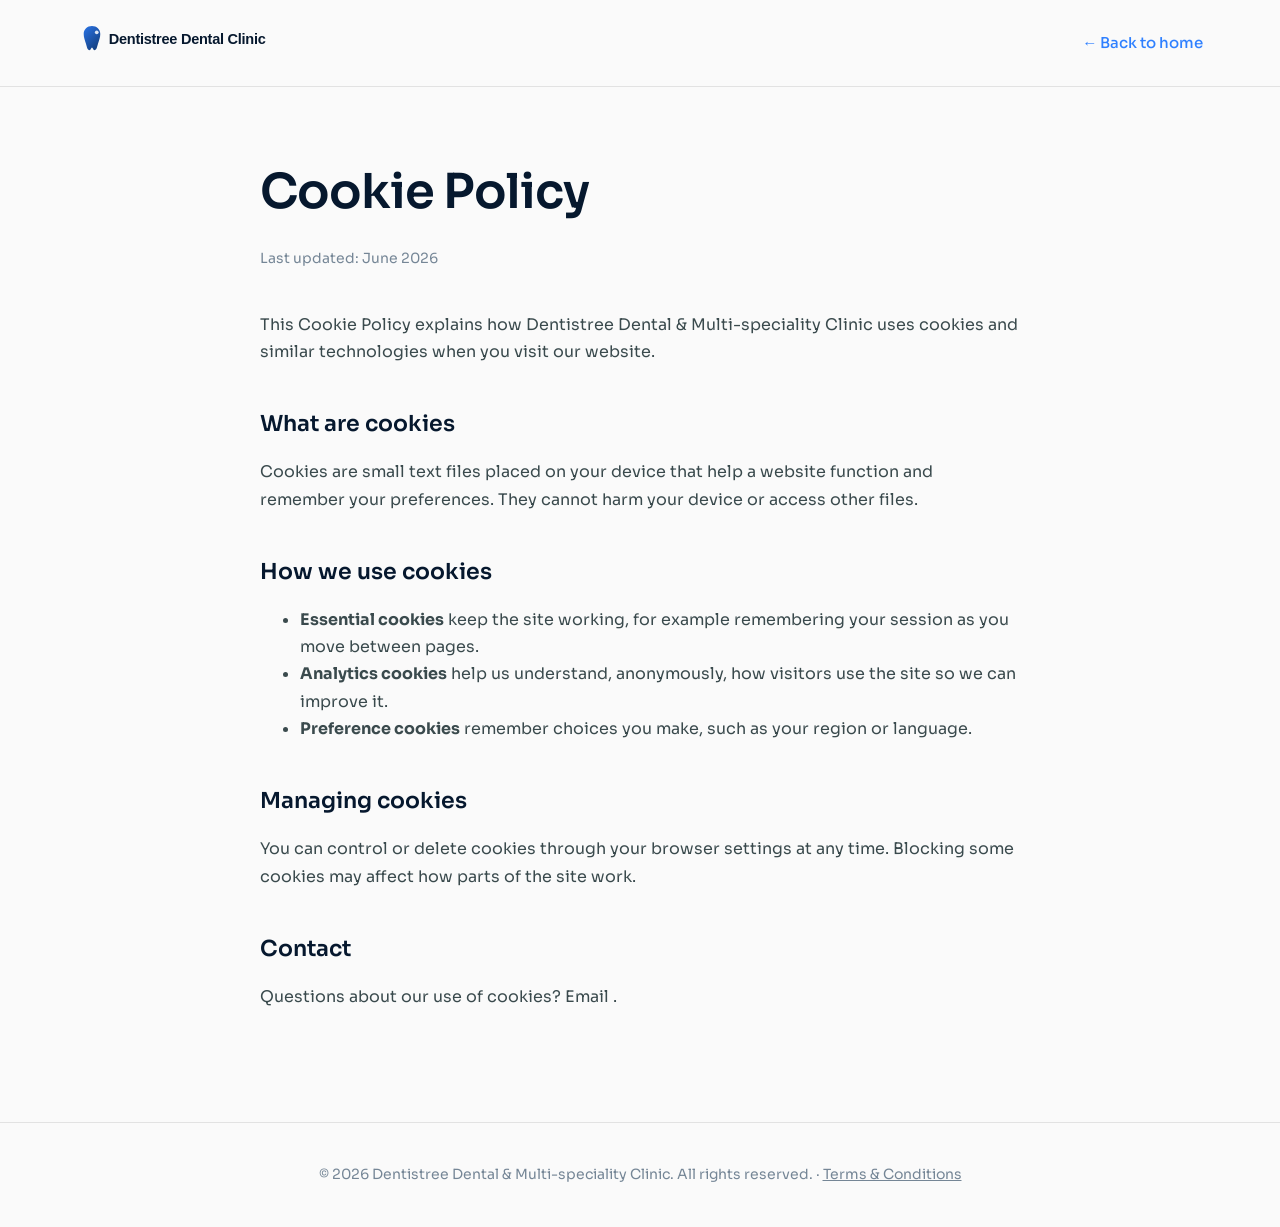
<file: cookies.html>
<!DOCTYPE html>
<html lang="en">
<head>
    <meta charset="utf-8"/>
    <title>Cookie Policy | Dentistree Dental & Multi-speciality Clinic</title>
    <meta content="How Dentistree Dental & Multi-speciality Clinic uses cookies." name="description"/>
    <meta content="width=device-width, initial-scale=1" name="viewport"/>
    <link href="https://fonts.googleapis.com" rel="preconnect"/>
    <link href="https://fonts.gstatic.com" rel="preconnect" crossorigin/>
    <link href="https://fonts.googleapis.com/css2?family=Sora:wght@300;400;500;600;700&display=swap" rel="stylesheet"/>
    <link href="assets/img/favicon.svg" rel="shortcut icon" type="image/svg+xml"/>
    <link href="assets/img/webclip.png" rel="apple-touch-icon"/>
    <style>
        body{margin:0;background:#fafafa;color:#06182e;font-family:Sora,'Helvetica Neue',Arial,sans-serif;line-height:1.7;-webkit-font-smoothing:antialiased;}
        .legal-nav{display:flex;align-items:center;justify-content:space-between;padding:24px 6vw;border-bottom:1px solid #e2e2e2;}
        .legal-nav a.back{color:#2f80ff;text-decoration:none;font-weight:500;font-size:15px;}
        .legal-wrap{max-width:760px;margin:0 auto;padding:64px 24px 96px;}
        .legal-wrap h1{font-size:clamp(32px,5vw,48px);font-weight:600;letter-spacing:-1px;margin:0 0 8px;}
        .legal-wrap .updated{color:#758696;font-size:14px;margin-bottom:40px;}
        .legal-wrap h2{font-size:22px;font-weight:600;margin:40px 0 12px;}
        .legal-wrap p,.legal-wrap li{color:#3a4a4d;font-size:16px;}
        .legal-wrap a{color:#2f80ff;}
        .legal-foot{text-align:center;padding:40px 24px;border-top:1px solid #e2e2e2;color:#758696;font-size:14px;}
    </style>
</head>
<body>
    <div class="legal-nav">
        <a href="index.html"><img src="assets/img/logo.svg" alt="Dentistree Dental & Multi-speciality Clinic logo" height="30"/></a>
        <a class="back" href="index.html">&larr; Back to home</a>
    </div>
    <main class="legal-wrap">
<h1>Cookie Policy</h1>
<p class="updated">Last updated: June 2026</p>

<p>This Cookie Policy explains how Dentistree Dental & Multi-speciality Clinic uses cookies and similar technologies when you visit our website.</p>
<h2>What are cookies</h2>
<p>Cookies are small text files placed on your device that help a website function and remember your preferences. They cannot harm your device or access other files.</p>
<h2>How we use cookies</h2>
<ul>
<li><strong>Essential cookies</strong> keep the site working, for example remembering your session as you move between pages.</li>
<li><strong>Analytics cookies</strong> help us understand, anonymously, how visitors use the site so we can improve it.</li>
<li><strong>Preference cookies</strong> remember choices you make, such as your region or language.</li>
</ul>
<h2>Managing cookies</h2>
<p>You can control or delete cookies through your browser settings at any time. Blocking some cookies may affect how parts of the site work.</p>
<h2>Contact</h2>
<p>Questions about our use of cookies? Email .</p>

</main>
    <div class="legal-foot">&copy; 2026 Dentistree Dental & Multi-speciality Clinic. All rights reserved. &middot; <a href="terms.html" style="color:#758696;">Terms &amp; Conditions</a></div>

<script>
/* Image guard: any failed/empty image -> on-brand gradient SVG so nothing ever looks broken. */
(function(){
  function ph(label){
    var t=(label||'Dentistree Dental').replace(/[<>&]/g,'').slice(0,22);
    var svg='<svg xmlns="http://www.w3.org/2000/svg" width="1280" height="720" viewBox="0 0 1280 720">'
     +'<defs><linearGradient id="lg" x1="0" y1="0" x2="1280" y2="720" gradientUnits="userSpaceOnUse">'
     +'<stop offset="0" stop-color="#2f80ff"/><stop offset="1" stop-color="#06182e"/></linearGradient></defs>'
     +'<rect width="1280" height="720" fill="url(#lg)"/>'
     +'<circle cx="640" cy="298" r="44" fill="#fff" opacity="0.9"/>'
     +'<text x="640" y="436" fill="#fff" font-family="Sora,Arial" font-size="40" font-weight="600" text-anchor="middle" opacity="0.92">'+t+'</text></svg>';
    return 'data:image/svg+xml;utf8,'+encodeURIComponent(svg);
  }
  function bind(im){
    im.addEventListener('error',function(){ if(im.dataset.fbk)return; im.dataset.fbk='1'; im.src=ph(im.alt); });
    if(im.complete && im.naturalWidth===0 && !im.dataset.fbk){ im.dataset.fbk='1'; im.src=ph(im.alt); }
  }
  document.querySelectorAll('img').forEach(bind);
})();
</script>
</body>
</html>
</file>
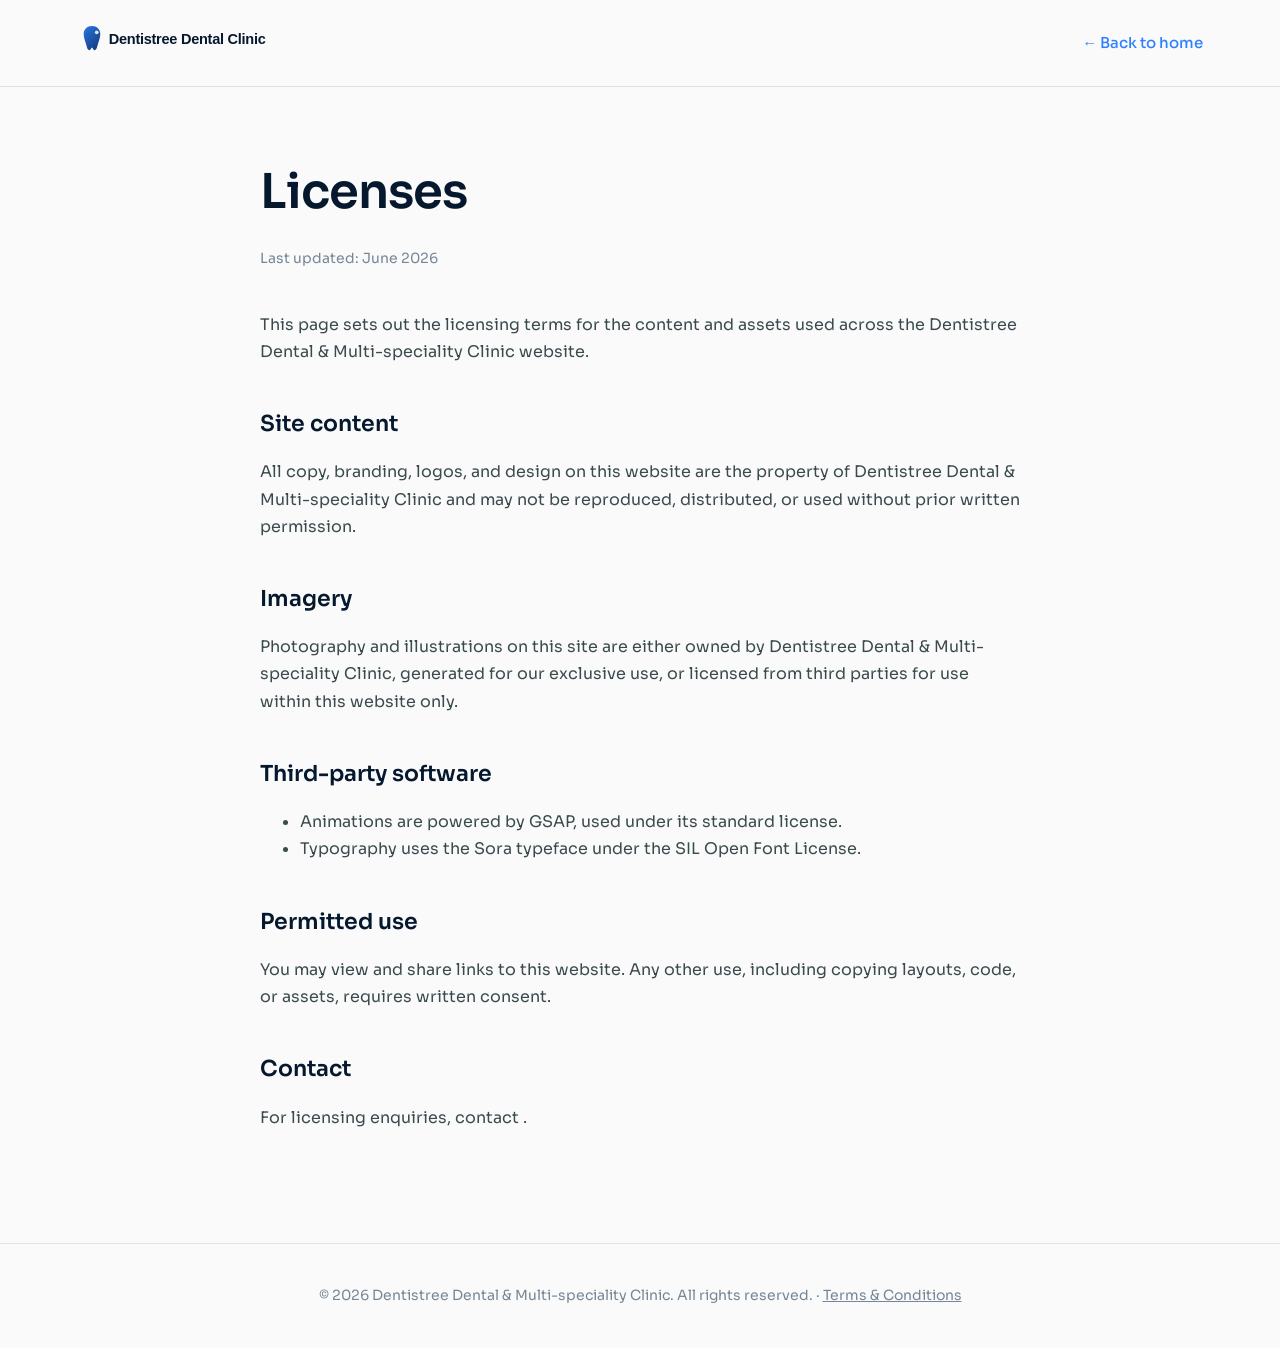
<file: licenses.html>
<!DOCTYPE html>
<html lang="en">
<head>
    <meta charset="utf-8"/>
    <title>Licenses | Dentistree Dental & Multi-speciality Clinic</title>
    <meta content="Licensing terms for Dentistree Dental & Multi-speciality Clinic site content and assets." name="description"/>
    <meta content="width=device-width, initial-scale=1" name="viewport"/>
    <link href="https://fonts.googleapis.com" rel="preconnect"/>
    <link href="https://fonts.gstatic.com" rel="preconnect" crossorigin/>
    <link href="https://fonts.googleapis.com/css2?family=Sora:wght@300;400;500;600;700&display=swap" rel="stylesheet"/>
    <link href="assets/img/favicon.svg" rel="shortcut icon" type="image/svg+xml"/>
    <link href="assets/img/webclip.png" rel="apple-touch-icon"/>
    <style>
        body{margin:0;background:#fafafa;color:#06182e;font-family:Sora,'Helvetica Neue',Arial,sans-serif;line-height:1.7;-webkit-font-smoothing:antialiased;}
        .legal-nav{display:flex;align-items:center;justify-content:space-between;padding:24px 6vw;border-bottom:1px solid #e2e2e2;}
        .legal-nav a.back{color:#2f80ff;text-decoration:none;font-weight:500;font-size:15px;}
        .legal-wrap{max-width:760px;margin:0 auto;padding:64px 24px 96px;}
        .legal-wrap h1{font-size:clamp(32px,5vw,48px);font-weight:600;letter-spacing:-1px;margin:0 0 8px;}
        .legal-wrap .updated{color:#758696;font-size:14px;margin-bottom:40px;}
        .legal-wrap h2{font-size:22px;font-weight:600;margin:40px 0 12px;}
        .legal-wrap p,.legal-wrap li{color:#3a4a4d;font-size:16px;}
        .legal-wrap a{color:#2f80ff;}
        .legal-foot{text-align:center;padding:40px 24px;border-top:1px solid #e2e2e2;color:#758696;font-size:14px;}
    </style>
</head>
<body>
    <div class="legal-nav">
        <a href="index.html"><img src="assets/img/logo.svg" alt="Dentistree Dental & Multi-speciality Clinic logo" height="30"/></a>
        <a class="back" href="index.html">&larr; Back to home</a>
    </div>
    <main class="legal-wrap">
<h1>Licenses</h1>
<p class="updated">Last updated: June 2026</p>

<p>This page sets out the licensing terms for the content and assets used across the Dentistree Dental & Multi-speciality Clinic website.</p>
<h2>Site content</h2>
<p>All copy, branding, logos, and design on this website are the property of Dentistree Dental & Multi-speciality Clinic and may not be reproduced, distributed, or used without prior written permission.</p>
<h2>Imagery</h2>
<p>Photography and illustrations on this site are either owned by Dentistree Dental & Multi-speciality Clinic, generated for our exclusive use, or licensed from third parties for use within this website only.</p>
<h2>Third-party software</h2>
<ul>
<li>Animations are powered by GSAP, used under its standard license.</li>
<li>Typography uses the Sora typeface under the SIL Open Font License.</li>
</ul>
<h2>Permitted use</h2>
<p>You may view and share links to this website. Any other use, including copying layouts, code, or assets, requires written consent.</p>
<h2>Contact</h2>
<p>For licensing enquiries, contact .</p>

</main>
    <div class="legal-foot">&copy; 2026 Dentistree Dental & Multi-speciality Clinic. All rights reserved. &middot; <a href="terms.html" style="color:#758696;">Terms &amp; Conditions</a></div>

<script>
/* Image guard: any failed/empty image -> on-brand gradient SVG so nothing ever looks broken. */
(function(){
  function ph(label){
    var t=(label||'Dentistree Dental').replace(/[<>&]/g,'').slice(0,22);
    var svg='<svg xmlns="http://www.w3.org/2000/svg" width="1280" height="720" viewBox="0 0 1280 720">'
     +'<defs><linearGradient id="lg" x1="0" y1="0" x2="1280" y2="720" gradientUnits="userSpaceOnUse">'
     +'<stop offset="0" stop-color="#2f80ff"/><stop offset="1" stop-color="#06182e"/></linearGradient></defs>'
     +'<rect width="1280" height="720" fill="url(#lg)"/>'
     +'<circle cx="640" cy="298" r="44" fill="#fff" opacity="0.9"/>'
     +'<text x="640" y="436" fill="#fff" font-family="Sora,Arial" font-size="40" font-weight="600" text-anchor="middle" opacity="0.92">'+t+'</text></svg>';
    return 'data:image/svg+xml;utf8,'+encodeURIComponent(svg);
  }
  function bind(im){
    im.addEventListener('error',function(){ if(im.dataset.fbk)return; im.dataset.fbk='1'; im.src=ph(im.alt); });
    if(im.complete && im.naturalWidth===0 && !im.dataset.fbk){ im.dataset.fbk='1'; im.src=ph(im.alt); }
  }
  document.querySelectorAll('img').forEach(bind);
})();
</script>
</body>
</html>
</file>
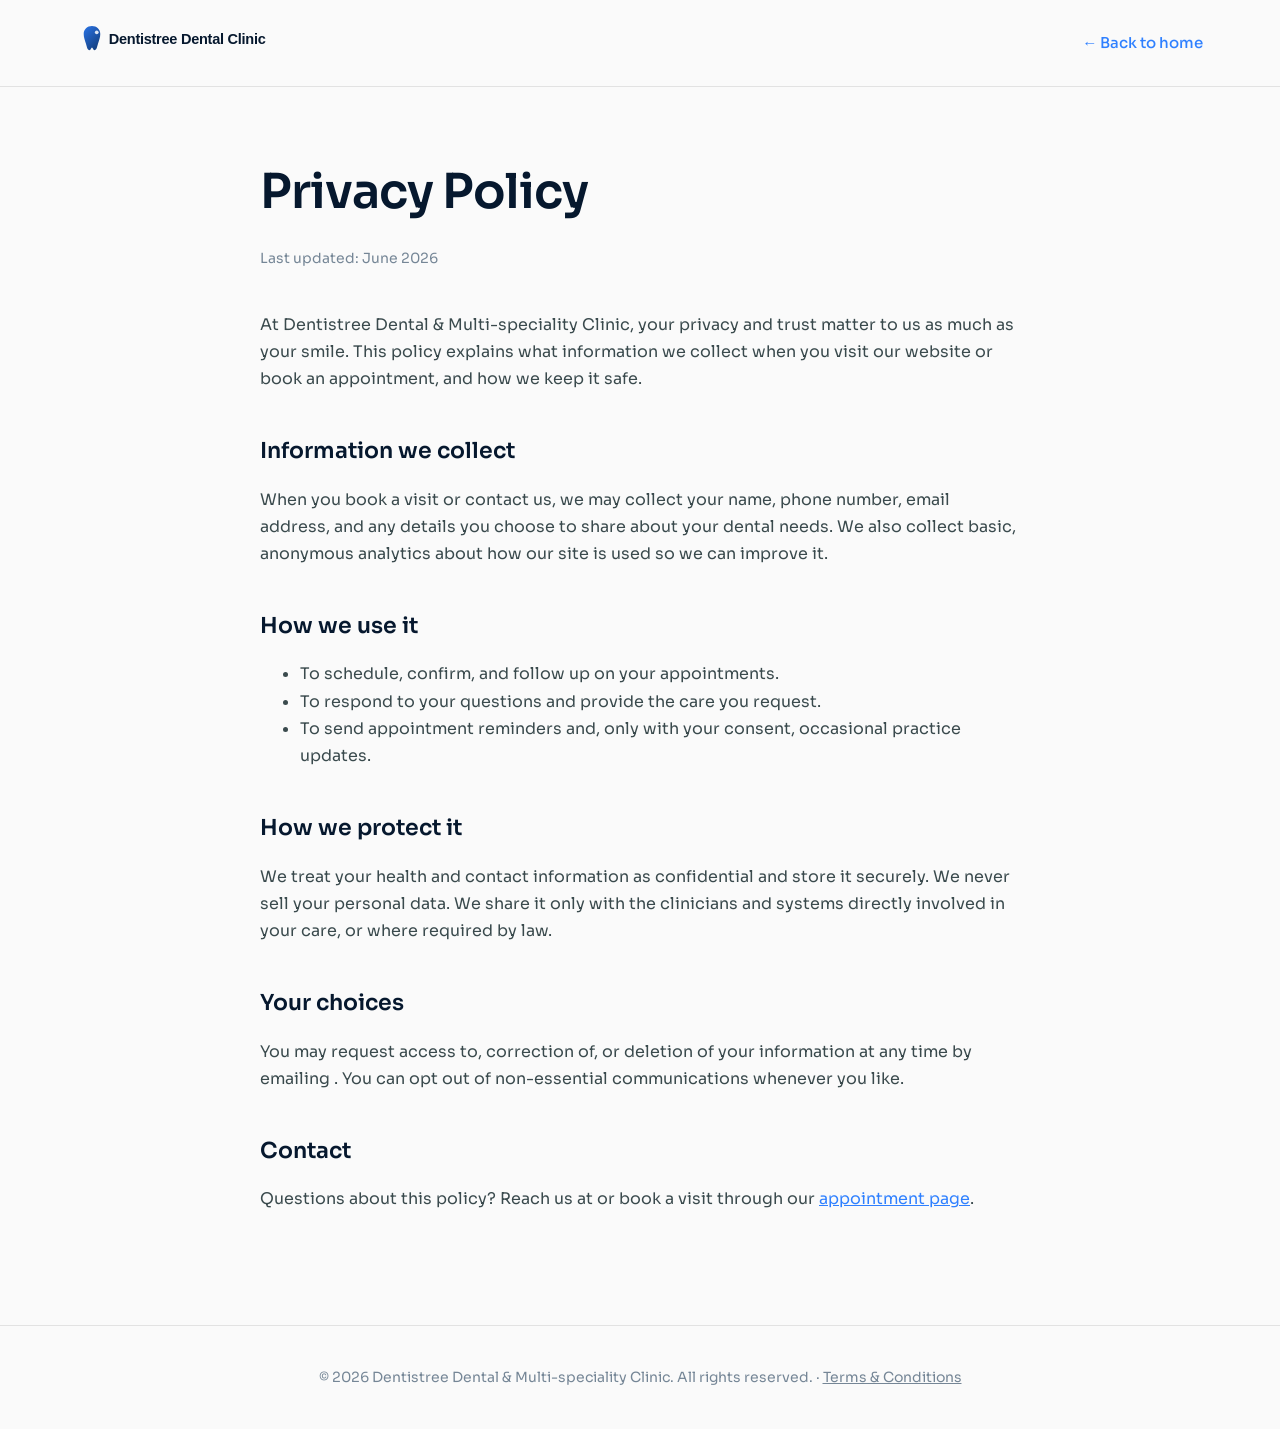
<file: privacy.html>
<!DOCTYPE html>
<html lang="en">
<head>
    <meta charset="utf-8"/>
    <title>Privacy Policy | Dentistree Dental & Multi-speciality Clinic</title>
    <meta content="How Dentistree Dental & Multi-speciality Clinic collects, uses, and protects your information." name="description"/>
    <meta content="width=device-width, initial-scale=1" name="viewport"/>
    <link href="https://fonts.googleapis.com" rel="preconnect"/>
    <link href="https://fonts.gstatic.com" rel="preconnect" crossorigin/>
    <link href="https://fonts.googleapis.com/css2?family=Sora:wght@300;400;500;600;700&display=swap" rel="stylesheet"/>
    <link href="assets/img/favicon.svg" rel="shortcut icon" type="image/svg+xml"/>
    <link href="assets/img/webclip.png" rel="apple-touch-icon"/>
    <style>
        body{margin:0;background:#fafafa;color:#06182e;font-family:Sora,'Helvetica Neue',Arial,sans-serif;line-height:1.7;-webkit-font-smoothing:antialiased;}
        .legal-nav{display:flex;align-items:center;justify-content:space-between;padding:24px 6vw;border-bottom:1px solid #e2e2e2;}
        .legal-nav a.back{color:#2f80ff;text-decoration:none;font-weight:500;font-size:15px;}
        .legal-wrap{max-width:760px;margin:0 auto;padding:64px 24px 96px;}
        .legal-wrap h1{font-size:clamp(32px,5vw,48px);font-weight:600;letter-spacing:-1px;margin:0 0 8px;}
        .legal-wrap .updated{color:#758696;font-size:14px;margin-bottom:40px;}
        .legal-wrap h2{font-size:22px;font-weight:600;margin:40px 0 12px;}
        .legal-wrap p,.legal-wrap li{color:#3a4a4d;font-size:16px;}
        .legal-wrap a{color:#2f80ff;}
        .legal-foot{text-align:center;padding:40px 24px;border-top:1px solid #e2e2e2;color:#758696;font-size:14px;}
    </style>
</head>
<body>
    <div class="legal-nav">
        <a href="index.html"><img src="assets/img/logo.svg" alt="Dentistree Dental & Multi-speciality Clinic logo" height="30"/></a>
        <a class="back" href="index.html">&larr; Back to home</a>
    </div>
    <main class="legal-wrap">
        <h1>Privacy Policy</h1>
        <p class="updated">Last updated: June 2026</p>
        <p>At Dentistree Dental & Multi-speciality Clinic, your privacy and trust matter to us as much as your smile. This policy explains what information we collect when you visit our website or book an appointment, and how we keep it safe.</p>
        <h2>Information we collect</h2>
        <p>When you book a visit or contact us, we may collect your name, phone number, email address, and any details you choose to share about your dental needs. We also collect basic, anonymous analytics about how our site is used so we can improve it.</p>
        <h2>How we use it</h2>
        <ul>
            <li>To schedule, confirm, and follow up on your appointments.</li>
            <li>To respond to your questions and provide the care you request.</li>
            <li>To send appointment reminders and, only with your consent, occasional practice updates.</li>
        </ul>
        <h2>How we protect it</h2>
        <p>We treat your health and contact information as confidential and store it securely. We never sell your personal data. We share it only with the clinicians and systems directly involved in your care, or where required by law.</p>
        <h2>Your choices</h2>
        <p>You may request access to, correction of, or deletion of your information at any time by emailing . You can opt out of non-essential communications whenever you like.</p>
        <h2>Contact</h2>
        <p>Questions about this policy? Reach us at  or book a visit through our <a href="https://wa.me/917000423196?text=Hi%20Dentistree%20Dental%2C%20I%20would%20like%20to%20book%20an%20appointment">appointment page</a>.</p>
    </main>
    <div class="legal-foot">&copy; 2026 Dentistree Dental & Multi-speciality Clinic. All rights reserved. &middot; <a href="terms.html" style="color:#758696;">Terms &amp; Conditions</a></div>

<script>
/* Image guard: any failed/empty image -> on-brand gradient SVG so nothing ever looks broken. */
(function(){
  function ph(label){
    var t=(label||'Dentistree Dental').replace(/[<>&]/g,'').slice(0,22);
    var svg='<svg xmlns="http://www.w3.org/2000/svg" width="1280" height="720" viewBox="0 0 1280 720">'
     +'<defs><linearGradient id="lg" x1="0" y1="0" x2="1280" y2="720" gradientUnits="userSpaceOnUse">'
     +'<stop offset="0" stop-color="#2f80ff"/><stop offset="1" stop-color="#06182e"/></linearGradient></defs>'
     +'<rect width="1280" height="720" fill="url(#lg)"/>'
     +'<circle cx="640" cy="298" r="44" fill="#fff" opacity="0.9"/>'
     +'<text x="640" y="436" fill="#fff" font-family="Sora,Arial" font-size="40" font-weight="600" text-anchor="middle" opacity="0.92">'+t+'</text></svg>';
    return 'data:image/svg+xml;utf8,'+encodeURIComponent(svg);
  }
  function bind(im){
    im.addEventListener('error',function(){ if(im.dataset.fbk)return; im.dataset.fbk='1'; im.src=ph(im.alt); });
    if(im.complete && im.naturalWidth===0 && !im.dataset.fbk){ im.dataset.fbk='1'; im.src=ph(im.alt); }
  }
  document.querySelectorAll('img').forEach(bind);
})();
</script>
</body>
</html>
</file>
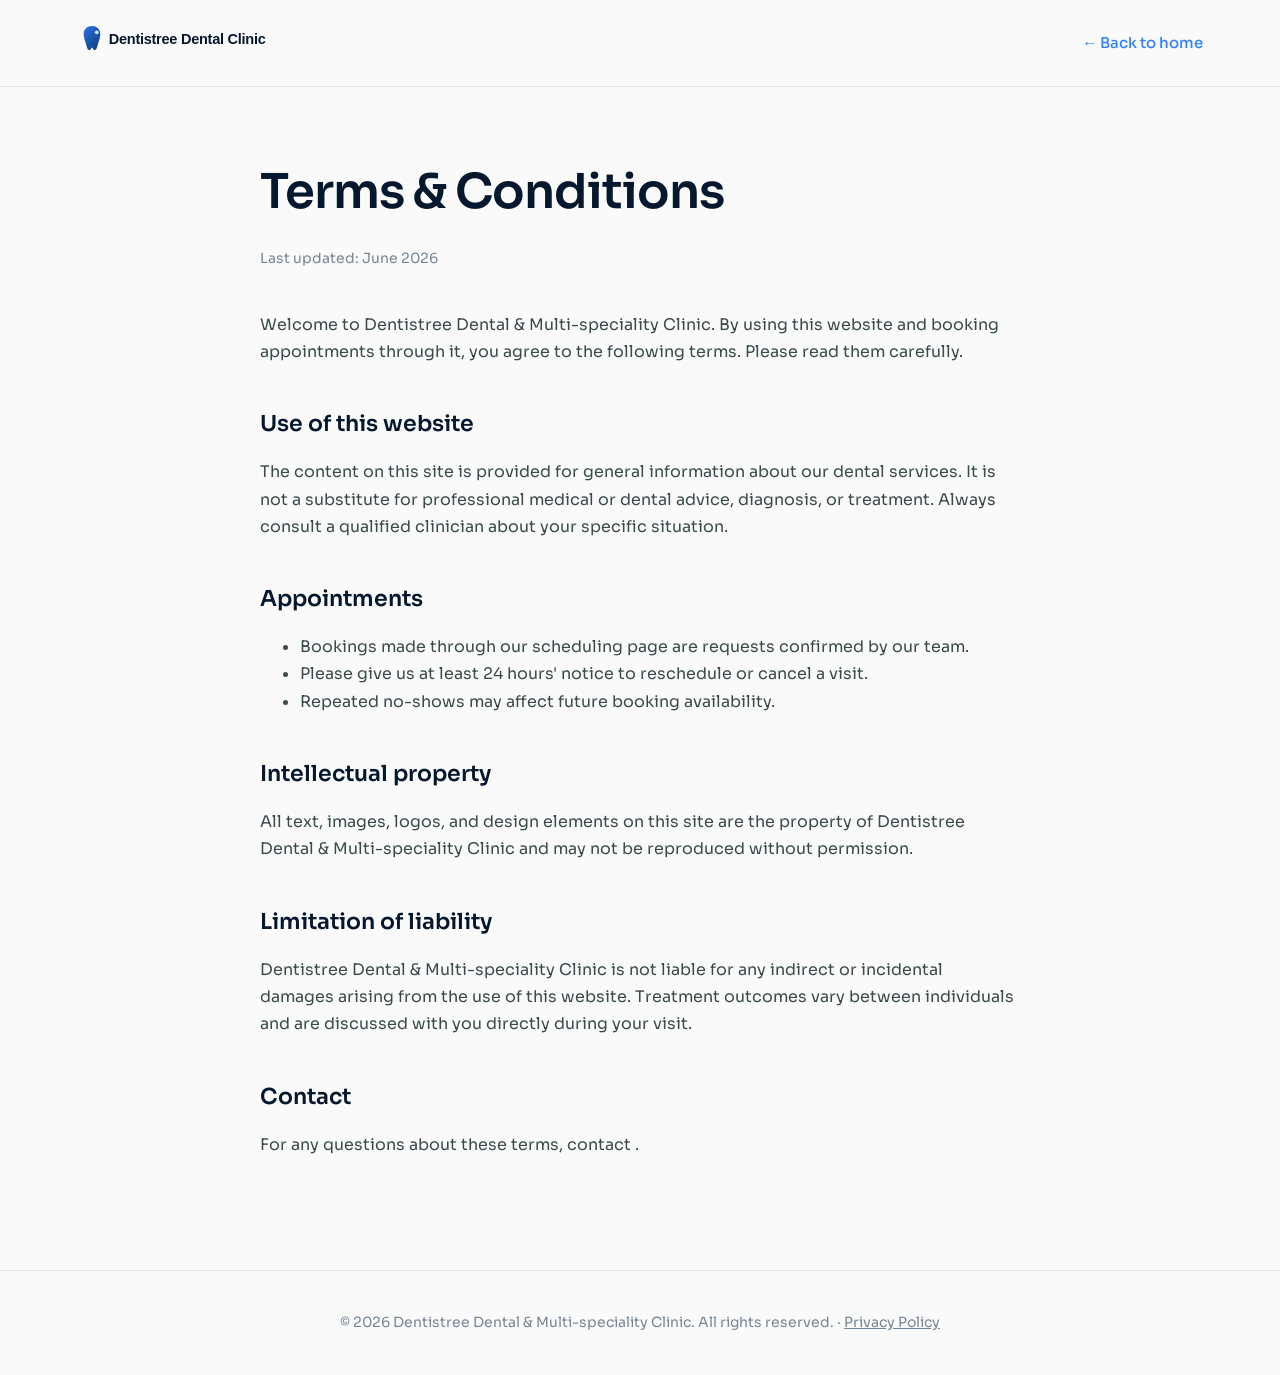
<file: terms.html>
<!DOCTYPE html>
<html lang="en">
<head>
    <meta charset="utf-8"/>
    <title>Terms &amp; Conditions | Dentistree Dental & Multi-speciality Clinic</title>
    <meta content="The terms that apply when you use the Dentistree Dental & Multi-speciality Clinic website and services." name="description"/>
    <meta content="width=device-width, initial-scale=1" name="viewport"/>
    <link href="https://fonts.googleapis.com" rel="preconnect"/>
    <link href="https://fonts.gstatic.com" rel="preconnect" crossorigin/>
    <link href="https://fonts.googleapis.com/css2?family=Sora:wght@300;400;500;600;700&display=swap" rel="stylesheet"/>
    <link href="assets/img/favicon.svg" rel="shortcut icon" type="image/svg+xml"/>
    <link href="assets/img/webclip.png" rel="apple-touch-icon"/>
    <style>
        body{margin:0;background:#fafafa;color:#06182e;font-family:Sora,'Helvetica Neue',Arial,sans-serif;line-height:1.7;-webkit-font-smoothing:antialiased;}
        .legal-nav{display:flex;align-items:center;justify-content:space-between;padding:24px 6vw;border-bottom:1px solid #e2e2e2;}
        .legal-nav a.back{color:#2f80ff;text-decoration:none;font-weight:500;font-size:15px;}
        .legal-wrap{max-width:760px;margin:0 auto;padding:64px 24px 96px;}
        .legal-wrap h1{font-size:clamp(32px,5vw,48px);font-weight:600;letter-spacing:-1px;margin:0 0 8px;}
        .legal-wrap .updated{color:#758696;font-size:14px;margin-bottom:40px;}
        .legal-wrap h2{font-size:22px;font-weight:600;margin:40px 0 12px;}
        .legal-wrap p,.legal-wrap li{color:#3a4a4d;font-size:16px;}
        .legal-wrap a{color:#2f80ff;}
        .legal-foot{text-align:center;padding:40px 24px;border-top:1px solid #e2e2e2;color:#758696;font-size:14px;}
    </style>
</head>
<body>
    <div class="legal-nav">
        <a href="index.html"><img src="assets/img/logo.svg" alt="Dentistree Dental & Multi-speciality Clinic logo" height="30"/></a>
        <a class="back" href="index.html">&larr; Back to home</a>
    </div>
    <main class="legal-wrap">
        <h1>Terms &amp; Conditions</h1>
        <p class="updated">Last updated: June 2026</p>
        <p>Welcome to Dentistree Dental & Multi-speciality Clinic. By using this website and booking appointments through it, you agree to the following terms. Please read them carefully.</p>
        <h2>Use of this website</h2>
        <p>The content on this site is provided for general information about our dental services. It is not a substitute for professional medical or dental advice, diagnosis, or treatment. Always consult a qualified clinician about your specific situation.</p>
        <h2>Appointments</h2>
        <ul>
            <li>Bookings made through our scheduling page are requests confirmed by our team.</li>
            <li>Please give us at least 24 hours' notice to reschedule or cancel a visit.</li>
            <li>Repeated no-shows may affect future booking availability.</li>
        </ul>
        <h2>Intellectual property</h2>
        <p>All text, images, logos, and design elements on this site are the property of Dentistree Dental & Multi-speciality Clinic and may not be reproduced without permission.</p>
        <h2>Limitation of liability</h2>
        <p>Dentistree Dental & Multi-speciality Clinic is not liable for any indirect or incidental damages arising from the use of this website. Treatment outcomes vary between individuals and are discussed with you directly during your visit.</p>
        <h2>Contact</h2>
        <p>For any questions about these terms, contact .</p>
    </main>
    <div class="legal-foot">&copy; 2026 Dentistree Dental & Multi-speciality Clinic. All rights reserved. &middot; <a href="privacy.html" style="color:#758696;">Privacy Policy</a></div>

<script>
/* Image guard: any failed/empty image -> on-brand gradient SVG so nothing ever looks broken. */
(function(){
  function ph(label){
    var t=(label||'Dentistree Dental').replace(/[<>&]/g,'').slice(0,22);
    var svg='<svg xmlns="http://www.w3.org/2000/svg" width="1280" height="720" viewBox="0 0 1280 720">'
     +'<defs><linearGradient id="lg" x1="0" y1="0" x2="1280" y2="720" gradientUnits="userSpaceOnUse">'
     +'<stop offset="0" stop-color="#2f80ff"/><stop offset="1" stop-color="#06182e"/></linearGradient></defs>'
     +'<rect width="1280" height="720" fill="url(#lg)"/>'
     +'<circle cx="640" cy="298" r="44" fill="#fff" opacity="0.9"/>'
     +'<text x="640" y="436" fill="#fff" font-family="Sora,Arial" font-size="40" font-weight="600" text-anchor="middle" opacity="0.92">'+t+'</text></svg>';
    return 'data:image/svg+xml;utf8,'+encodeURIComponent(svg);
  }
  function bind(im){
    im.addEventListener('error',function(){ if(im.dataset.fbk)return; im.dataset.fbk='1'; im.src=ph(im.alt); });
    if(im.complete && im.naturalWidth===0 && !im.dataset.fbk){ im.dataset.fbk='1'; im.src=ph(im.alt); }
  }
  document.querySelectorAll('img').forEach(bind);
})();
</script>
</body>
</html>
</file>
